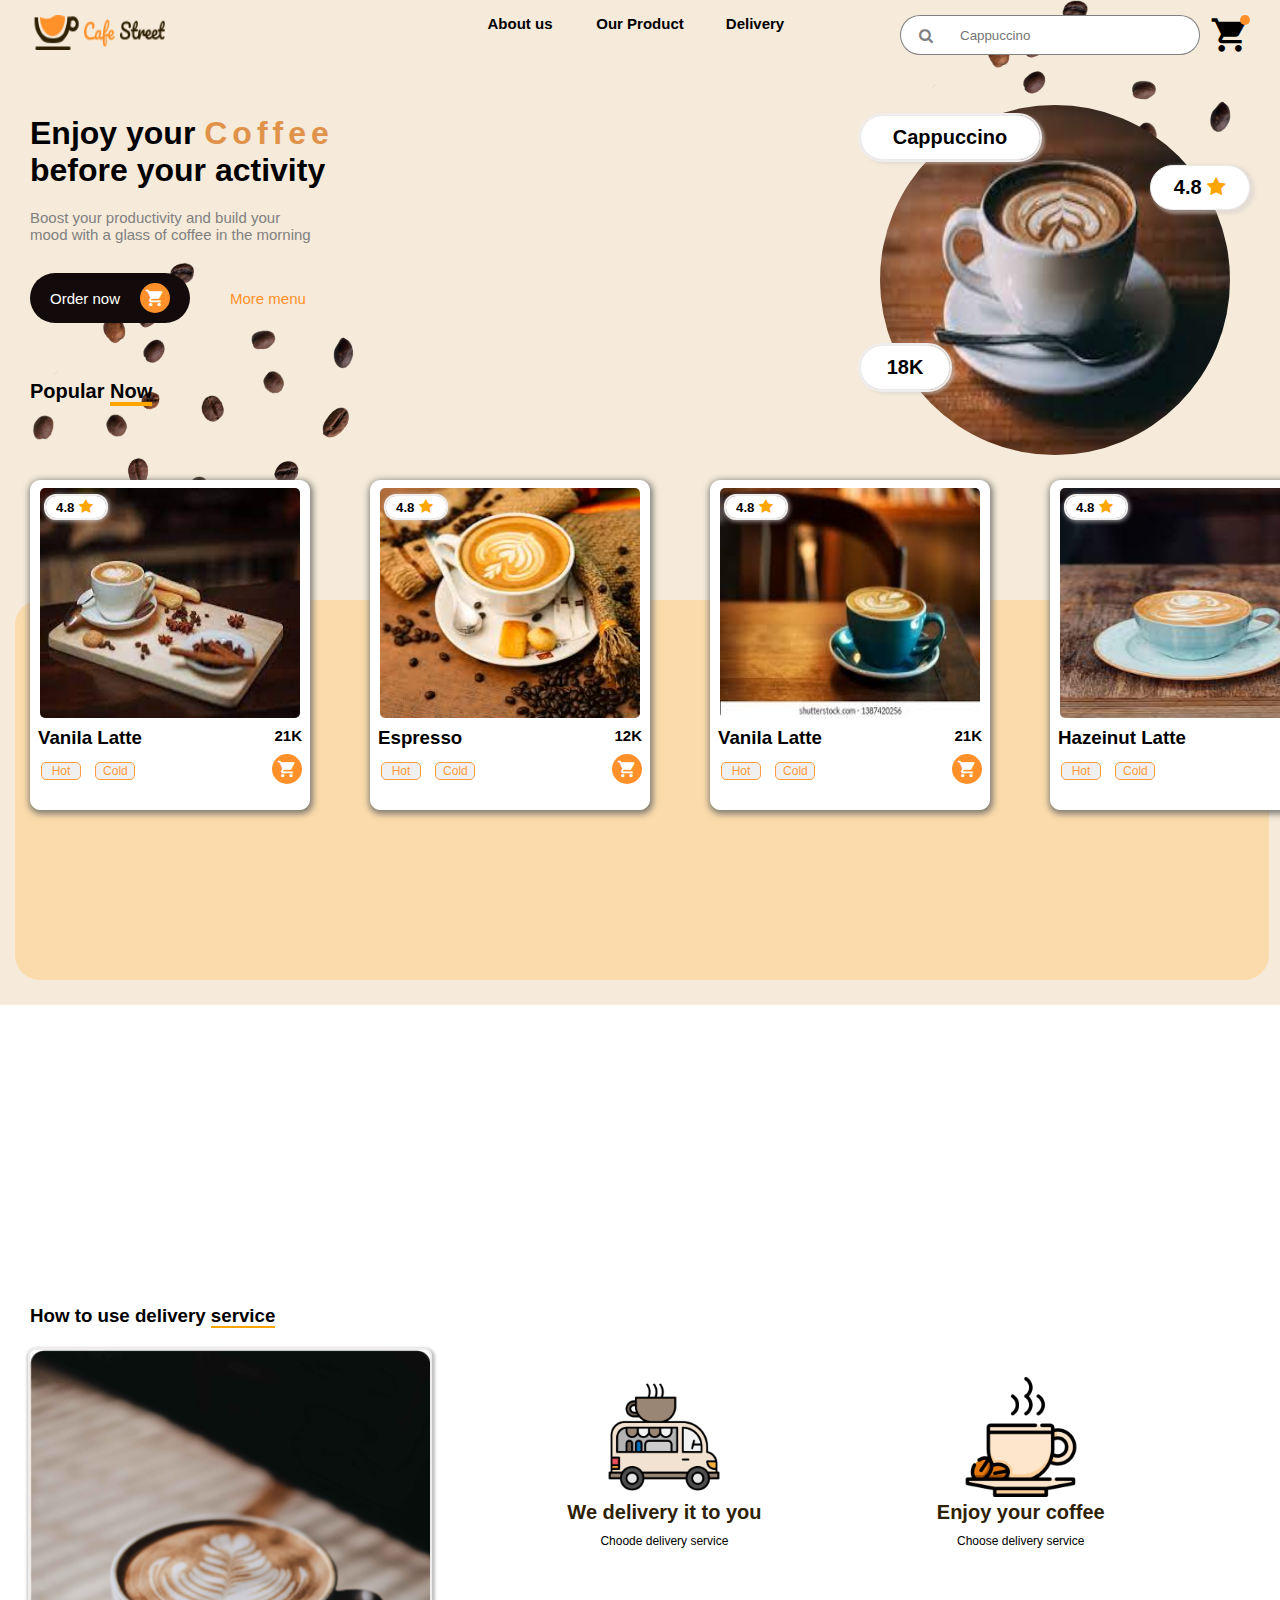
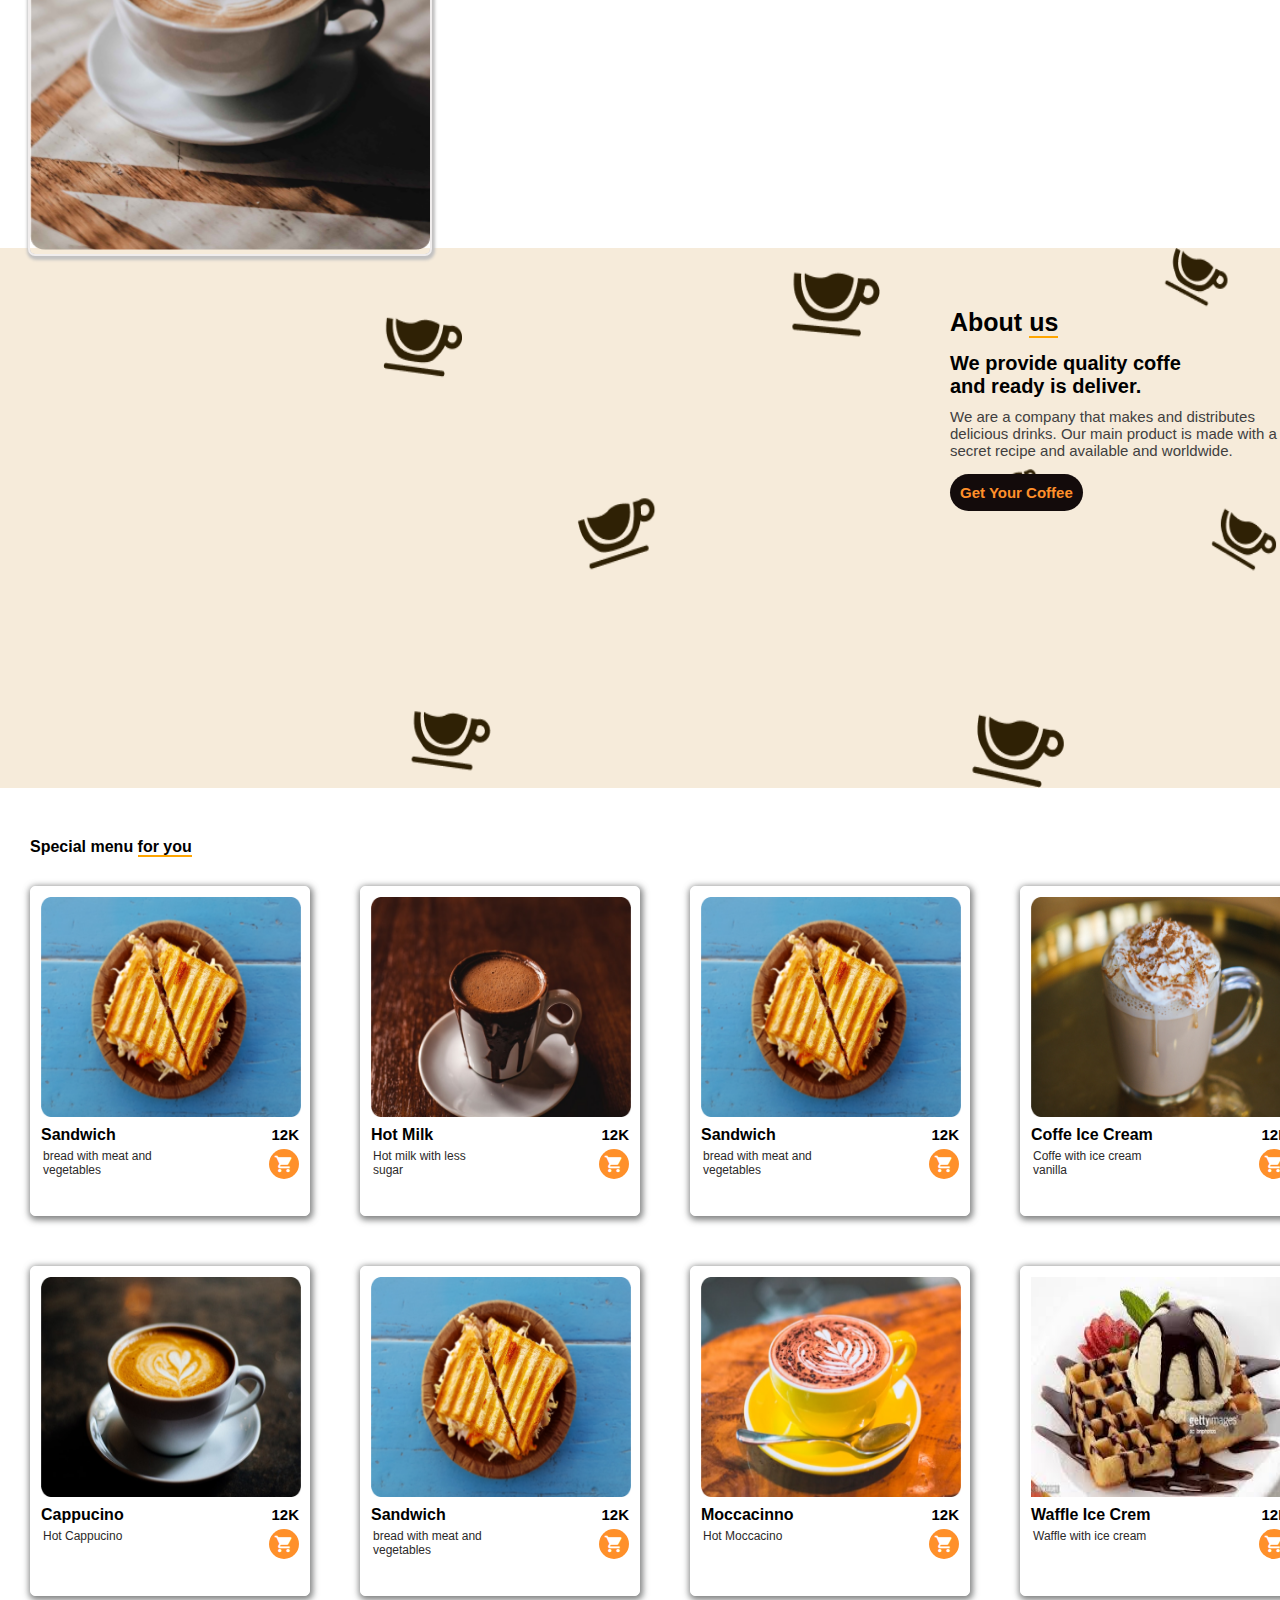
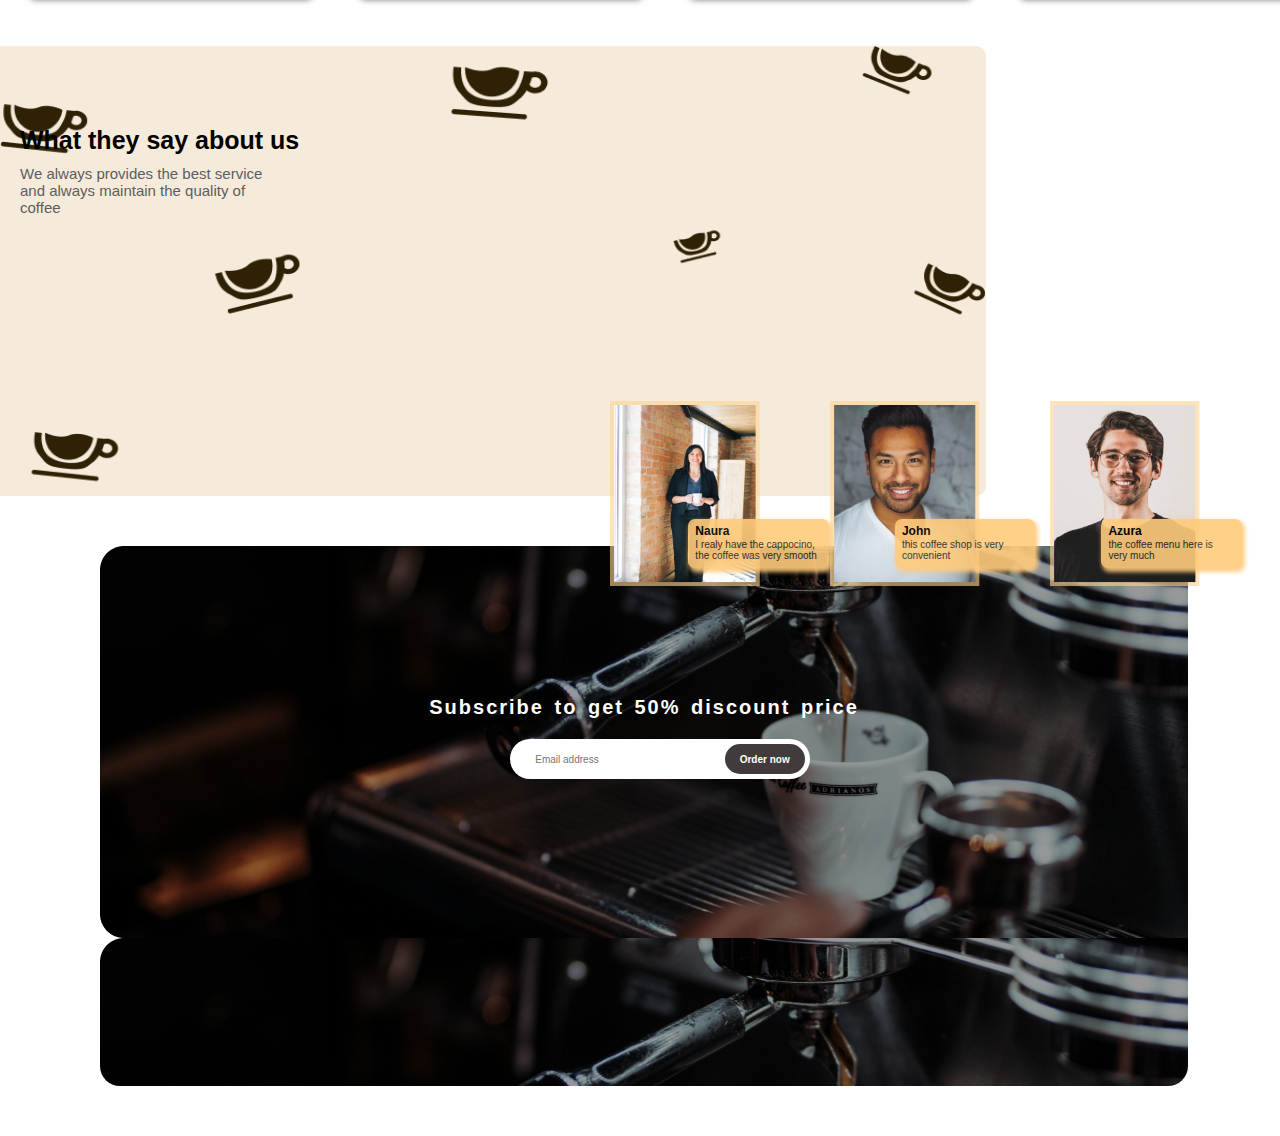
<file: index.html>
<!DOCTYPE html>
<html lang="en">

<head>
    <meta charset="UTF-8">
    <meta http-equiv="X-UA-Compatible" content="IE=edge">
    <meta name="viewport" content="width=device-width, initial-scale=1.0">
    <title>Cafe Street</title>
    <link href="style.css" rel="Stylesheet">
    <link href="https://fonts.googleapis.com/icon?family=Material+Icons" rel="stylesheet">
    <link rel="preconnect" href="https://fonts.googleapis.com">
    <link rel="stylesheet" href="https://cdnjs.cloudflare.com/ajax/libs/font-awesome/4.7.0/css/font-awesome.min.css">
</head>

<body>
    <div class="container">
        <div class="toppage">
            <div class="navbar">
                <div class="logo">
                    <img src="./images/logo_coffe.png" height="35px" width="135px">
                </div>
                <div class="menubar">
                    <ul>
                        <li class="menuitem"><a href="#">About us</a></li>
                        <li class="menuitem1"><a href="#">Our Product</a></li>
                        <li class="menuitem2"><a href="#">Delivery</a></li>
                    </ul>
                </div>
                <div class="form">
                    <button type="submit"><i class="fa fa-search"></i></button>
                    <input type="text" placeholder="Cappuccino">
                    <i class="material-icons shopi" style="font-size: 40px;">shopping_cart</i>
                    <div class="cir"></div>
                </div>
            </div>

            <img src="./images/coffeeseed.png" class="seeds" height="250px" width="300px">
            <img src="./images/coffeeseed.png" class="seeds1" height="250px" width="300px">
            <div class="body">
                    <div class="text">
                        <h1>Enjoy your <span>Coffee</span> <br> before your activity</h1>
                        <p>Boost your productivity and build your <br> mood with a glass of coffee in the morning</p>
                        <div class="butmore">
                            <button class="ordernow">Order now <span class="material-icons">shopping_cart</span></button>
                            <button class="more">More menu</button>
                        </div>
                    </div>
                    <div class="image">
                        <img src="./images/coffecup.jpeg" height="350px" width="350px">
                        <p class="textbox">Cappuccino</p>
                        <p class="rating">4.8 <span class="fa fa-star checked"></span></p>
                        <p class="likes">18K</p>
                    </div>
            </div>
        </div>
    
        <div class="center">
            <h5 class="populartext">Popular <span> Now </span></h5>
            <div class="popular">
                <div class="split2">
                    <img src="./images/cup.jpeg" class="vanilaimg" height="230px" width="260px">
                    <h5>4.8<span class="fa fa-star checked"></span></h5>
                    <div class="coffe">
                        <h3>Vanila Latte</h3>
                        <p>21K</p>
                    </div>
                    <div class="bot">
                        <div class="hotcold">
                            <button class="hot">Hot</button>
                            <button class="cold">Cold</button>
                        </div>
                        <span class="material-icons">shopping_cart</span>
                    </div>
                </div>
                <div class="split2">
                    <img src="./images/hazeinut1.jpeg" class="haze" height="230px" width="260px">
                    <h5>4.8<span class="fa fa-star checked"></span></h5>
                    <div class="coffe">
                        <h3>Espresso</h3>
                        <p>12K</p>
                    </div>
                    <div class="bot">
                        <div class="hotcold">
                            <button class="hot">Hot</button>
                            <button class="cold">Cold</button>
                        </div>
                        <span class="material-icons">shopping_cart</span>
                    </div>
                </div>
                <div class="split2">
                    <img src="./images/vanila.jpeg" class="vanilaimg" height="230px" width="260px">
                    <h5>4.8<span class="fa fa-star checked"></span></h5>
                    <div class="coffe">
                        <h3>Vanila Latte</h3>
                        <p>21K</p>
                    </div>
                    <div class="bot">
                        <div class="hotcold">
                            <button class="hot">Hot</button>
                            <button class="cold">Cold</button>
                        </div>
                        <span class="material-icons">shopping_cart</span>
                    </div>
                </div>
                <div class="split2">
                    <img src="./images/hazeinut.jpeg" class="haze" height="230px" width="260px">
                    <h5>4.8<span class="fa fa-star checked"></span></h5>
                    <div class="coffe">
                        <h3>Hazeinut Latte</h3>
                        <p>23K</p>
                    </div>
                    <div class="bot">
                        <div class="hotcold">
                            <button class="hot">Hot</button>
                            <button class="cold">Cold</button>
                        </div>
                        <span class="material-icons">shopping_cart</span>
                    </div>
                </div>
            </div>
            <div class="rectangle"></div>
        </div>
        <div class="bodybottom">
            <h3 class="useservice">How to use delivery <span>service</span></h3>
            <div class="delivery">
                <div class="service">
                    <img src="./images/chooseimage.png" height="120px" width="120px">
                    <p class="servicep">Choose your coffee</p>
                    <p class="serve">there are 20+ coffees for you</p>
                </div>
                <div class="service">
                    <img src="./images/food-truck 1.png" height="120px" width="120px">
                    <p class="servicep">We delivery it to you</p>
                    <p class="serve">Choode delivery service</p>
                </div>
                <div class="service">
                    <img src="./images/enjoycoffee.png" height="120px" width="120px">
                    <p class="servicep">Enjoy your coffee</p>
                    <p class="serve">Choose delivery service</p>
                </div>
            </div>
        </div>
        <div class="textarea">
            <div class="toppic">
                <img src="./images/coffecup1.png" height="500px" width="400px">
            </div>
            <div class="right">
                <h3>About <span>us</span></h3>
                <h4>We provide quality coffe<br>and ready is deliver.</h4>
                <p>We are a company that makes and distributes<br> delicious drinks. Our main product is made with a<br>
                    secret recipe and available and worldwide.</p>
                <button class="getcoffee">Get Your Coffee</button>
            </div>
        </div>

        <h4 class="spl">Special menu <span>for you</span></h4>
        <div class="coffemenus">
            <div class="splmenu">
                <img src="./images/sandweg.png" width="260px" height="220px">
                <div class="coffe">
                    <h4>Sandwich</h4>
                    <p>12K</p>
                </div>
                <div class="bot">
                    <p>bread with meat and
                        <br>vegetables
                    </p>
                    <span class="material-icons">shopping_cart</span>
                </div>
            </div>
            <div class="splmenu">
                <img src="./images/img_product.png" width="260px" height="220px">
                <div class="coffe">
                    <h4>Hot Milk</h4>
                    <p>12K</p>
                </div>
                <div class="bot">
                    <p>Hot milk with less<br>sugar
                    </p>
                    <span class="material-icons">shopping_cart</span>
                </div>
            </div>
            <div class="splmenu">
                <img src="./images/sandweg.png" width="260px" height="220px">
                <div class="coffe">
                    <h4>Sandwich</h4>
                    <p>12K</p>
                </div>
                <div class="bot">
                    <p>bread with meat and
                        <br>vegetables
                    </p>
                    <span class="material-icons">shopping_cart</span>
                </div>
            </div>
            <div class="splmenu">
                <img src="./images/coffeeice.png" width="260px" height="220px" style="border-radius: 5px;">
                <div class="coffe">
                    <h4>Coffe Ice Cream</h4>
                    <p>12K</p>
                </div>
                <div class="bot">
                    <p>Coffe with ice cream<br>vanilla</p>
                    <span class="material-icons">shopping_cart</span>
                </div>
            </div>
            <div class="splmenu">
                <img src="./images/cappacino.png" width="260px" height="220px">
                <div class="coffe">
                    <h4>Cappucino</h4>
                    <p>12K</p>
                </div>
                <div class="bot">
                    <p>Hot Cappucino</p>
                    <span class="material-icons">shopping_cart</span>
                </div>
            </div>
            <div class="splmenu">
                <img src="./images/sandweg.png" width="260px" height="220px">
                <div class="coffe">
                    <h4>Sandwich</h4>
                    <p>12K</p>
                </div>
                <div class="bot">
                    <p>bread with meat and
                        <br>vegetables
                    </p>
                    <span class="material-icons">shopping_cart</span>
                </div>
            </div>
            <div class="splmenu">
                <img src="./images/moccacino.png" width="260px" height="220px">
                <div class="coffe">
                    <h4>Moccacinno</h4>
                    <p>12K</p>
                </div>
                <div class="bot">
                    <p>Hot Moccacino</p>
                    <span class="material-icons">shopping_cart</span>
                </div>
            </div>
            <div class="splmenu">
                <img src="./images/waffelicecream.jpeg" width="260px" height="220px">
                <div class="coffe">
                    <h4>Waffle Ice Crem</h4>
                    <p>12K</p>
                </div>
                <div class="bot">
                    <p>Waffle with ice cream</p>
                    <span class="material-icons">shopping_cart</span>
                </div>
            </div>
        </div>
        <div class="aboutus">
            <div class="textbg">
                <h3>What they say about us</h3>
                <p>We always provides the best service<br>and always maintain the quality of <br>coffee</p>
            </div>
            <div class="grid">
                <img src="./images/person1.png" height="185px" width="150px">
                <img src="./images/person2.png" height="185px" width="150px">
                <img src="./images/person3.png" height="185px" width="150px">
            </div>
            <div class="commentgrid">
                <div class="commentbox">
                    <span class="name">Naura</span>
                    <p class="comments">I realy have the cappocino,<br>the coffee was very
                        smooth</p>
                </div>
                <div class="commentbox">
                    <span class="name">John</span>
                    <p class="comments">this coffee shop is very<br>convenient</p>
                </div>
                <div class="commentbox">
                    <span class="name">Azura</span>
                    <p class="comments">the coffee menu here is<br>very much</p>
                </div>
            </div>
        </div>

        <div class="bottom">
            <p>Subscribe to get 50% discount price</p>
            <div class="form1">
                <input type="email" name="email" placeholder="Email address">
                <button>Order now</button>
            </div>
        </div>
    </div>
    </div>
</body>

</html>
</file>
<file: style.css>
* {
    box-sizing: border-box;
    padding: 0;
    margin: 0;
}
.container {
    background-color: white;
    font-family: 'Open Sans', sans-serif;
    width: 100%;
    position: relative;
}
.toppage {
    background-color: #f6ebda;
}
.navbar {
    height: 5vh;
}
.logo {
    position: absolute;
    top: 5px;
    left: 30px;
    padding-top: 10px;
}
ul {
    list-style-type: none;
    padding: 0;
    position: absolute;
    top: 5px;
    left: 450px;
}
li {
    float: left;
}
li a {
    display: block;
    text-decoration: none;
    padding-top: 10px;
    padding-bottom: 5px;
    font-size: 15px;
    font-weight: bold;
    color: black;
    text-align: center;
    margin-left: 30px;
    transition: all 0.3s ease-in;
}
.menuitem a {
    width: 80px;
}
.menuitem1 a {
    width: 100px;
}
.menuitem2 a {
    width: 70px;
}
li a:hover {
    color: #e0924b;
    border-bottom: 3px solid black;
}
.form {
    padding: 10px;
    position: absolute;
    top: 5px;
    right: 20px;
    z-index: 1;
}
.form button {
    height: 40px;
    width: 50px;
    float: left;
    font-size: 15px;
    background-color: white;
    border: 1px solid gray;
    border-top-left-radius: 20px;
    border-bottom-left-radius: 20px;
    border-right: none;
    color: gray;
}
.form input[type=text] {
    height: 40px;
    width: 250px;
    padding: 10px;
    float: left;
    background-color: white;
    border: 1px solid gray;
    border-top-right-radius: 20px;
    border-bottom-right-radius: 20px;
    border-left: none;
    cursor: pointer;
    outline: none;
}
.shopi{
    margin-left: 10px;
}
.cir {
    width: 10px;
    height: 10px;
    background-color: #ff902a;
    position: absolute;
    top: 10px;
    right: 10px;
    border-radius: 50%;
}
.body {
    height: 100vh;
    display: flex;
    flex-direction: row;
    justify-content: space-between;
    position: relative;
    margin-top: 60px;
}
.text {
    margin-top: 10px;
    margin-left: 30px;
}
.text h1 span {
    color: #e0924b;
    letter-spacing: 5px;
}
.text p {
    font-size: 15px;
    margin-top: 20px;
    color: gray;
}
.butmore {
    display: flex;
    flex-direction: row;
    margin-top: 30px;
}
.ordernow {
    background-color: rgb(19, 11, 11);
    padding: 10px 20px;
    border-radius: 30px;
    border: none;
    display: flex;
    color: white;
    font-size: 15px;
    flex-direction: row;
    align-items: center;
    justify-content: space-between;
    cursor: pointer;
    transition: all 0.5s ease-in-out;
}
.ordernow span {
    font-size: 15px;
    width: 30px;
    height: 30px;
    padding-top: 5px;
    font-size: 20px;
    border-radius: 50%;
    background-color: #ff902a;
    color: white;
    margin-left: 20px;
}
.ordernow:hover {
    box-shadow: 2px 2px 8px 5px #2f2105;
    background-color: #ff902a;
}
.more {
    color: #ff902a;
    font-size: 15px;
    border: none;
    background-color: #f6ebda;
    margin-left: 40px;
}
.image img {
    border-radius: 50%;
    margin-right: 50px;
}
.image p {
    background-color: white;
    border: 1px double rgb(236, 234, 234);
    border-radius: 30px;
    font-size: 20px;
    font-weight: bold;
    box-shadow: 3px 2px 3px 2px rgba(211, 208, 208, 0.5);
}
.textbox {
    position: absolute;
    right: 240px;
    top: 10px;
    width: 180px;
    padding: 10px;
    text-align: center;
    outline: 2px solid rgb(240, 237, 237);
}
.rating {
    position: absolute;
    right: 30px;
    top: 60px;
    padding: 10px;
    text-align: center;
    border-radius: 10px;
    width: 100px;
    outline: 2px solid rgb(240, 2376 237);
}
.rating span {
    color: orange;
}
.likes {
    position: absolute;
    right: 330px;
    top: 240px;
    padding: 10px;
    text-align: center;
    width: 90px;
    outline: 2px solid rgb(240, 237, 237);
}
.populartext {
    position: absolute;
    top: 380px;
    left: 30px;
    font-size: 20px;
}
.populartext span {
    border-bottom: 4px solid orange;
}
.popular {
    display: grid;
    grid-template-columns: 1fr 1fr 1fr 1fr;
    gap: 60px;
    position: absolute;
    top: 350px;
    z-index: 1;
    margin-top: 30px;
    margin-left: 30px;
}
.split2 {
    width: 280px;
    height: 330px;
    border: 1px solid white;
    background-color: white;
    border-radius: 10px;
    box-shadow: 1px 2px 6px 2px rgba(98, 99, 99, 0.795);
    padding: 7px;
    margin-top: 100px;
    position: relative;
}
.split2:hover {
    box-shadow: 1px 1px 1px 1px gray;
}
.split2 h5 {
    position: absolute;
    top: 15px;
    left: 15px;
    background-color: white;
    border-radius: 10px;
    outline: 2px solid rgb(240, 237, 237);
    box-shadow: 1px 1px 5px 2px rgba(240, 237, 237, 0.7);
    padding: 3px 10px;
    width: 60px;
}
.split2 h5 span {
    color: orange;
    font-size: 15px;
    padding-left: 5px;
}
.vanilaimg {
    border-radius: 5px;
    margin-left: 2px;
}
.haze {
    border-radius: 5px;
    margin-left: 2px;
}
.hotcold {
    margin-top: -2px;
    margin-left: -7px;
    opacity: 0.9;
}
.coffe {
    display: flex;
    flex-direction: row;
    justify-content: space-between;
    margin-top: 5px;
}
.coffe h6 {
    color: #2f2105;
    font-size: 12px;
    margin-left: 3px;
}
.coffe p {
    font-size: 15px;
    font-weight: bold;
}
.bot {
    display: flex;
    flex-direction: row;
    justify-content: space-between;
    margin-top: 5px;
}
.bot span {
    width: 30px;
    height: 30px;
    background-color: #ff902a;
    border-radius: 50%;
    font-size: 20px;
    color: white;
    padding: 5px;
}
.hot {
    border: 1px solid #ff902a;
    border-radius: 5px;
    width: 40px;
    color: #ff902a;
    font-size: 12px;
    margin-left: 10px;
    margin-top: 10px;
    padding: 1px 5px;
}
.cold {
    border: 1px solid #ff902a;
    border-radius: 5px;
    width: 40px;
    color: #ff902a;
    font-size: 12px;
    padding: 1px 5px;
    margin-left: 10px;
}
.center {
    z-index: 1;
    background-color: white;
    margin-top: 200px;
}
.rectangle {
    width: 98%;
    background-color: #ffcb7c;
    border-radius: 25px;
    height: 380px;
    opacity: 0.5;
    position: absolute;
    top: 600px;
    left: 15px;
}
.bodybottom {
    background-color: white;
    margin-left: 30px;
}
.useservice {
    padding-top: 100px;
}
.useservice span {
    border-bottom: 2px solid orange;
}
.delivery {
    display: flex;
    flex-direction: row;
    justify-content: space-evenly;
    margin-top: 50px;
}
.service {
    text-align: center;
}
.servicep {
    font-size: 20px;
    color: #2f2105;
    font-weight: bold;
}
.serve {
    font-size: 12px;
    margin-top: 10px;
}
.toppic {
    position: absolute;
    top: 1350px;
    left: 30px;
    box-shadow: 1px 2px 3px 4px rgb(194, 193, 193);
    outline: 2px solid rgb(240, 237, 237);
    border-radius: 5px;
}
.textarea {
    background-color: #f6ebda;
    height: 60vh;
    margin-top: 300px;
    display: flex;
    justify-content: space-between;
}
.right {
    background-image: url(./images/Exclude1.png);
    background-repeat: no-repeat;
    background-position: bottom right;
    background-size: 70% 100%;
    padding-left: 950px;
    padding-top: 60px;
    align-items: center;
}
.right h3 {
    font-size: 25px;
}
.right h3 span {
    border-bottom: 2px solid orange;
}
.textarea h4 {
    margin-top: 15px;
    font-size: 20px;
}
.textarea p {
    font-size: 15px;
    color: rgb(65, 63, 63);
    margin-top: 10px;
}
.right button {
    border: none;
    background-color: rgb(19, 11, 11);
    padding: 10px;
    color: #ff902a;
    font-weight: bold;
    border-radius: 20px;
    font-size: 15px;
    margin-top: 15px;
    cursor: pointer;
    transition: all 0.5s ease-in-out;
}
.right button:hover {
    background-color: #ff902a;
    color: #2f2105;
}
.spl {
    margin-top: 50px;
    margin-left: 30px;
}
.spl span {
    border-bottom: 2px solid orange;
}
.coffemenus {
    display: grid;
    grid-template-columns: 1fr 1fr 1fr 1fr;
    gap: 50px;
    margin-top: 30px;
    margin-bottom: 50px;
    margin-left: 30px;
}
.splmenu {
    width: 280px;
    height: 330px;
    border: 1px solid white;
    background-color: white;
    border-radius: 5px;
    box-shadow: 1px 2px 6px 2px rgba(98, 99, 99, 0.795); 
    padding: 10px;
}
.splmenu:hover {
    box-shadow: 2px 3px 1px 2px gray;
    transition: 1s;
}
.bot p {
    font-size: 12px;
    color: rgb(43, 41, 41);
    margin-left: 2px;
}
.textbg {
    background-image: url(./images/Exclude1.png);
    background-repeat: no-repeat;
    background-position: left top;
    background-size: 100% 100%;
    width: 77%;
    background-color: #f6ebda;
    border-bottom-right-radius: 10px;
    border-top-right-radius: 10px;
    margin-top: 50px;
    height: 50vh;
}
.textbg h3 {
    padding-top: 80px;
    margin-left: 20px;
    font-size: 25px;
}
.textbg p {
    margin-top: 10px;
    font-size: 15px;
    color: rgb(94, 93, 93);
    margin-left: 20px;
}
.grid {
    display: grid;
    grid-template-columns: 1fr 1fr 1fr;
    column-gap: 70px;
    position: absolute;
    bottom: 500px;
    right: 80px;
}
.commentgrid {
    display: grid;
    grid-template-columns: 1fr 1fr 1fr;
    column-gap: 70px;
    position: absolute;
    bottom: 520px;
    right: 40px;
}
.commentbox {
    border-radius: 1px solid #ffcb7c;
    background-color: #ffcb7c;
    box-shadow: 2px 3px 4px 3px #ffcb7c;
    border-radius: 5px;
    padding:0px 10px 5px 5px;
    text-align: left;
    opacity: 0.9;
    outline: 2px solid #ffcb7c;
}
.comments {
    color: rgb(43, 42, 42);
    font-size: 10px;
}
.name {
    font-size: 12px;
    font-weight: bold;
}

.bottom p {
    font-size: 20px;
    font-weight: bold;
    letter-spacing: 2px;
    word-spacing: 3px;
    padding-top: 150px;
}
.form1 {
    width: 300px;
    border-radius: 20px;
    background-color: white;
    margin-left: 410px;
    height: 40px;
    padding-top: 5px;
    margin-top: 20px;
    padding-left: 15px;
}
.form1 input {
    border: none;
    font-size: 10px;
    width: 120px;
    padding: 5px;
    background-color: white;
    outline: none;
}
.form1 button {
    background-color: rgb(19, 11, 11);
    color: white;
    border: none;
    width: 80px;
    height: 30px;
    border-radius: 20px;
    font-size: 10px;
    font-weight: bold;
    opacity: 0.8;
    padding: 5px;
    text-align: center;
    margin-left: 70px;
    margin-bottom: 5px;
    cursor: pointer;
    transition: all 0.5s ease-in-out;
}
.form1 button:hover {
    background-color: #ff902a;
    color: #2f2105;
}
.bottom {
    background-image: url(./images/bgimage.png);
    width: 85%;
    height: 60vh;
    border-radius: 20px;
    color: white;
    text-align: center;
    align-items: center;
    margin-left: 100px;
    margin-top: 50px;
    margin-bottom: 50px;
}
.seeds {
    position: absolute;
    top: 280px;
    left: 60px;
    rotate: 210deg;
}
.seeds1 {
    position: absolute;
    top: 20px;
    right: 50px;
    rotate: 220deg;
}
</file>
